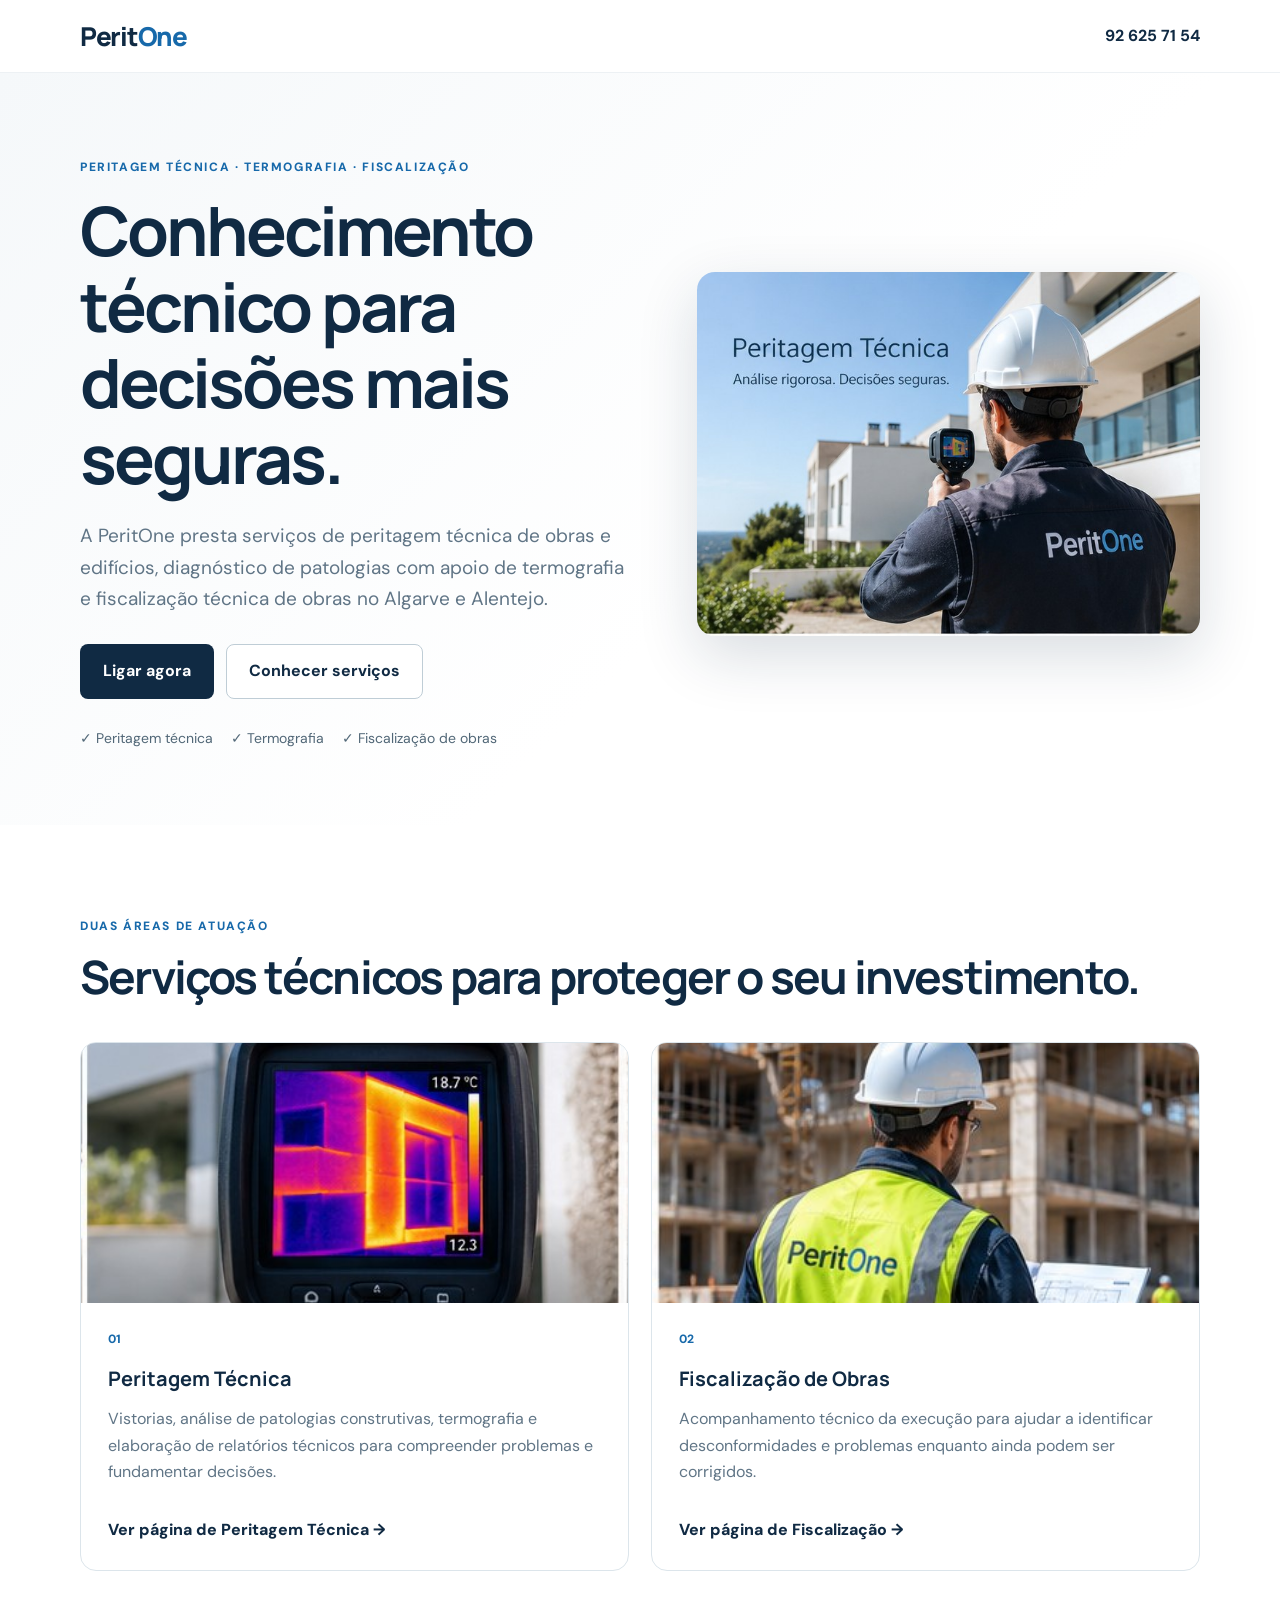
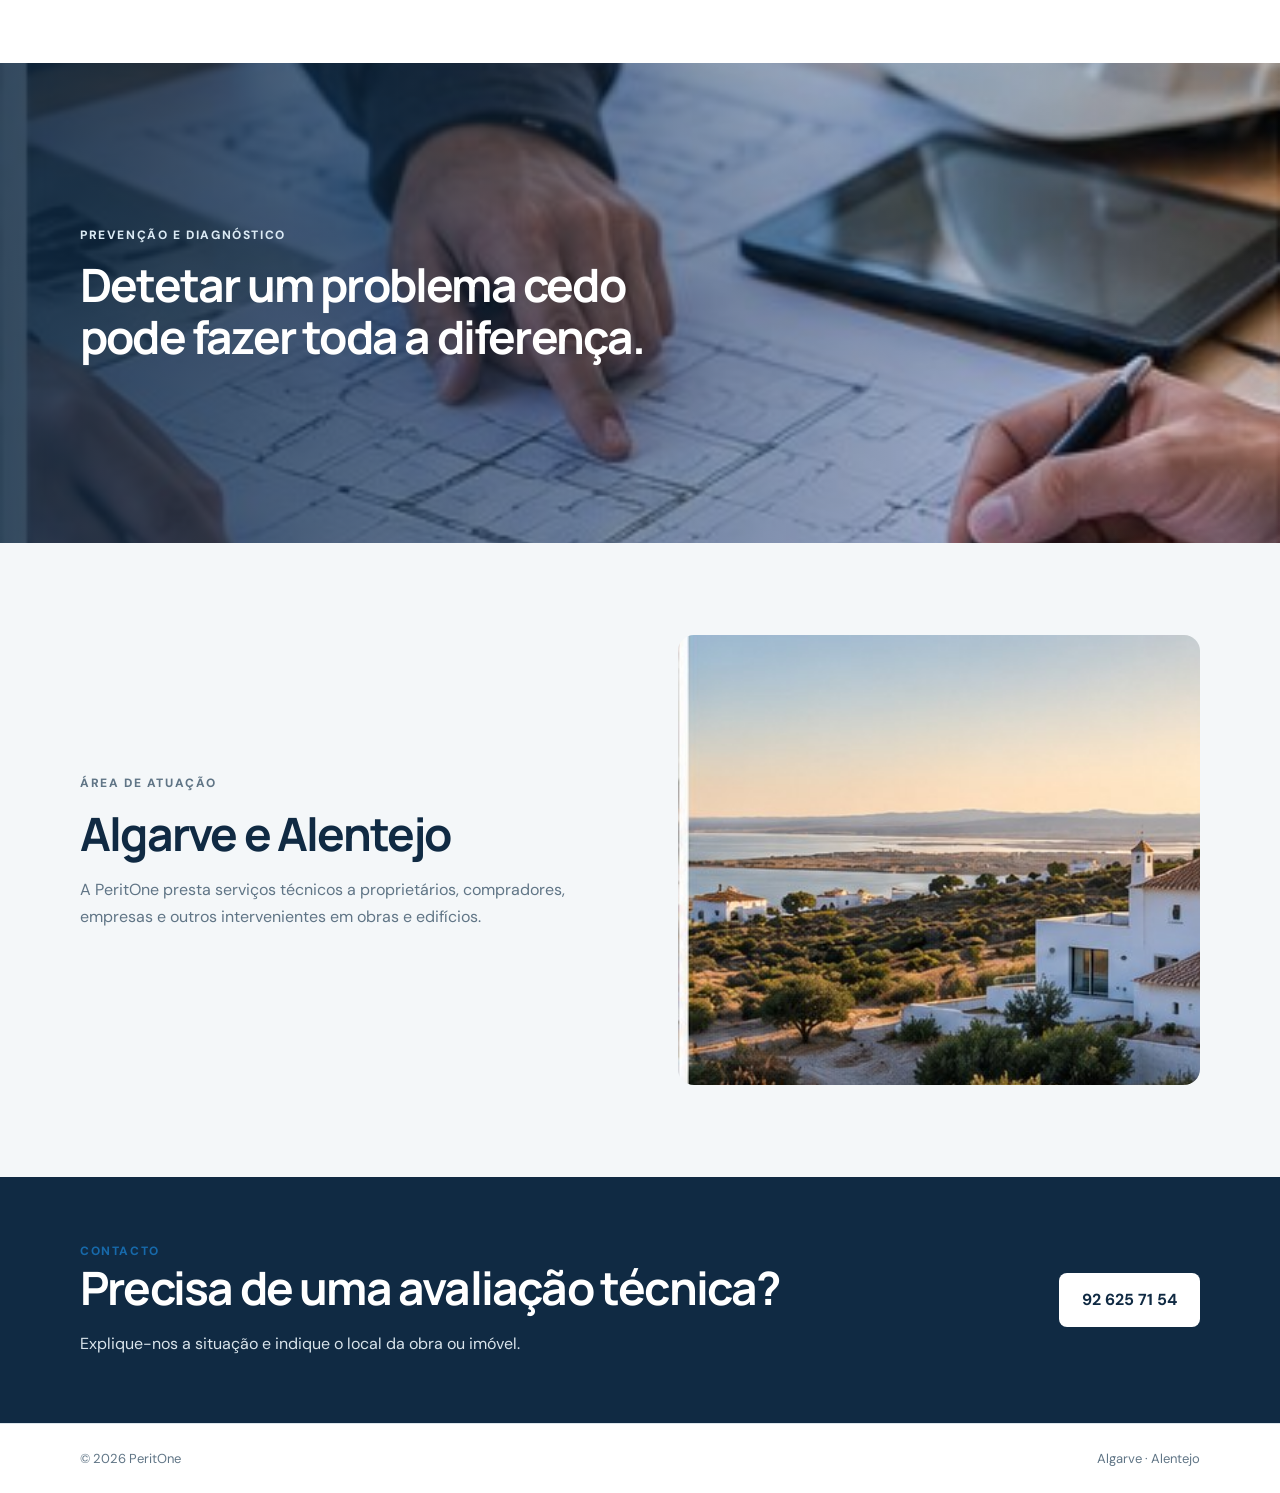
<file: index.html>
<!doctype html>
<html lang="pt-PT">
<head>
  <meta charset="utf-8">
  <meta name="viewport" content="width=device-width, initial-scale=1">
  <title>PeritOne | Peritagem Técnica e Fiscalização de Obras</title>
  <meta name="description" content="PeritOne — Peritagem técnica, termografia e fiscalização de obras e edifícios no Algarve e Alentejo.">
  <meta name="theme-color" content="#102a43">
  <meta property="og:title" content="PeritOne | Peritagem Técnica e Fiscalização de Obras">
  <meta property="og:description" content="Peritagem técnica, termografia e fiscalização de obras no Algarve e Alentejo.">
  <meta property="og:type" content="website">
  <link rel="stylesheet" href="style.css">
  <script type="application/ld+json">
  {
    "@context":"https://schema.org",
    "@type":"ProfessionalService",
    "name":"PeritOne",
    "telephone":"+351926257154",
    "areaServed":["Algarve","Alentejo"],
    "description":"Peritagem técnica, termografia e fiscalização de obras e edifícios."
  }
  </script>
</head>
<body>
<header class="site-header">
  <div class="container nav">
    <a class="brand" href="index.html">Perit<span>One</span></a>
    <a class="nav-phone" href="tel:+351926257154">92 625 71 54</a>
  </div>
</header>

<main>
  <section class="hero">
    <div class="container hero-grid">
      <div>
        <p class="eyebrow">PERITAGEM TÉCNICA · TERMOGRAFIA · FISCALIZAÇÃO</p>
        <h1>Conhecimento técnico para decisões mais seguras.</h1>
        <p class="lead">A PeritOne presta serviços de peritagem técnica de obras e edifícios, diagnóstico de patologias com apoio de termografia e fiscalização técnica de obras no Algarve e Alentejo.</p>
        <div class="actions">
          <a class="button primary" href="tel:+351926257154">Ligar agora</a>
          <a class="button secondary" href="#servicos">Conhecer serviços</a>
        </div>
        <div class="trust">
          <span>✓ Peritagem técnica</span>
          <span>✓ Termografia</span>
          <span>✓ Fiscalização de obras</span>
        </div>
      </div>
      <div class="hero-image">
        <img src="assets/hero-inspecao.jpg" alt="Técnico da PeritOne a realizar uma inspeção técnica a um edifício">
      </div>
    </div>
  </section>

  <section id="servicos" class="section">
    <div class="container">
      <p class="eyebrow">DUAS ÁREAS DE ATUAÇÃO</p>
      <h2>Serviços técnicos para proteger o seu investimento.</h2>
      <div class="service-columns">
        <article class="service-feature">
          <img src="assets/termografia.jpg" alt="Análise termográfica de uma parede de edifício">
          <div class="service-content">
            <span class="number">01</span>
            <h3>Peritagem Técnica</h3>
            <p>Vistorias, análise de patologias construtivas, termografia e elaboração de relatórios técnicos para compreender problemas e fundamentar decisões.</p>
            <a class="text-link" href="peritagem.html">Ver página de Peritagem Técnica →</a>
          </div>
        </article>
        <article class="service-feature">
          <img src="assets/fiscalizacao.jpg" alt="Técnico a acompanhar uma obra e a consultar documentação">
          <div class="service-content">
            <span class="number">02</span>
            <h3>Fiscalização de Obras</h3>
            <p>Acompanhamento técnico da execução para ajudar a identificar desconformidades e problemas enquanto ainda podem ser corrigidos.</p>
            <a class="text-link" href="fiscalizacao.html">Ver página de Fiscalização →</a>
          </div>
        </article>
      </div>
    </div>
  </section>

  <section class="image-band">
    <img src="assets/projeto-obra.jpg" alt="Comparação entre projeto e execução de uma obra">
    <div class="image-band-overlay">
      <div class="container">
        <p class="eyebrow">PREVENÇÃO E DIAGNÓSTICO</p>
        <h2>Detetar um problema cedo pode fazer toda a diferença.</h2>
      </div>
    </div>
  </section>

  <section class="section soft">
    <div class="container two-col">
      <div>
        <p class="eyebrow">ÁREA DE ATUAÇÃO</p>
        <h2>Algarve e Alentejo</h2>
        <p>A PeritOne presta serviços técnicos a proprietários, compradores, empresas e outros intervenientes em obras e edifícios.</p>
      </div>
      <img class="rounded-image" src="assets/algarve-alentejo.jpg" alt="Paisagem arquitetónica do sul de Portugal">
    </div>
  </section>

  <section class="contact">
    <div class="container contact-inner">
      <div>
        <p class="eyebrow">CONTACTO</p>
        <h2>Precisa de uma avaliação técnica?</h2>
        <p>Explique-nos a situação e indique o local da obra ou imóvel.</p>
      </div>
      <a class="button light" href="tel:+351926257154">92 625 71 54</a>
    </div>
  </section>
</main>

<footer>
  <div class="container footer-inner">
    <span>© <span id="year"></span> PeritOne</span>
    <span>Algarve · Alentejo</span>
  </div>
</footer>
<script src="script.js"></script>
</body>
</html>
</file>
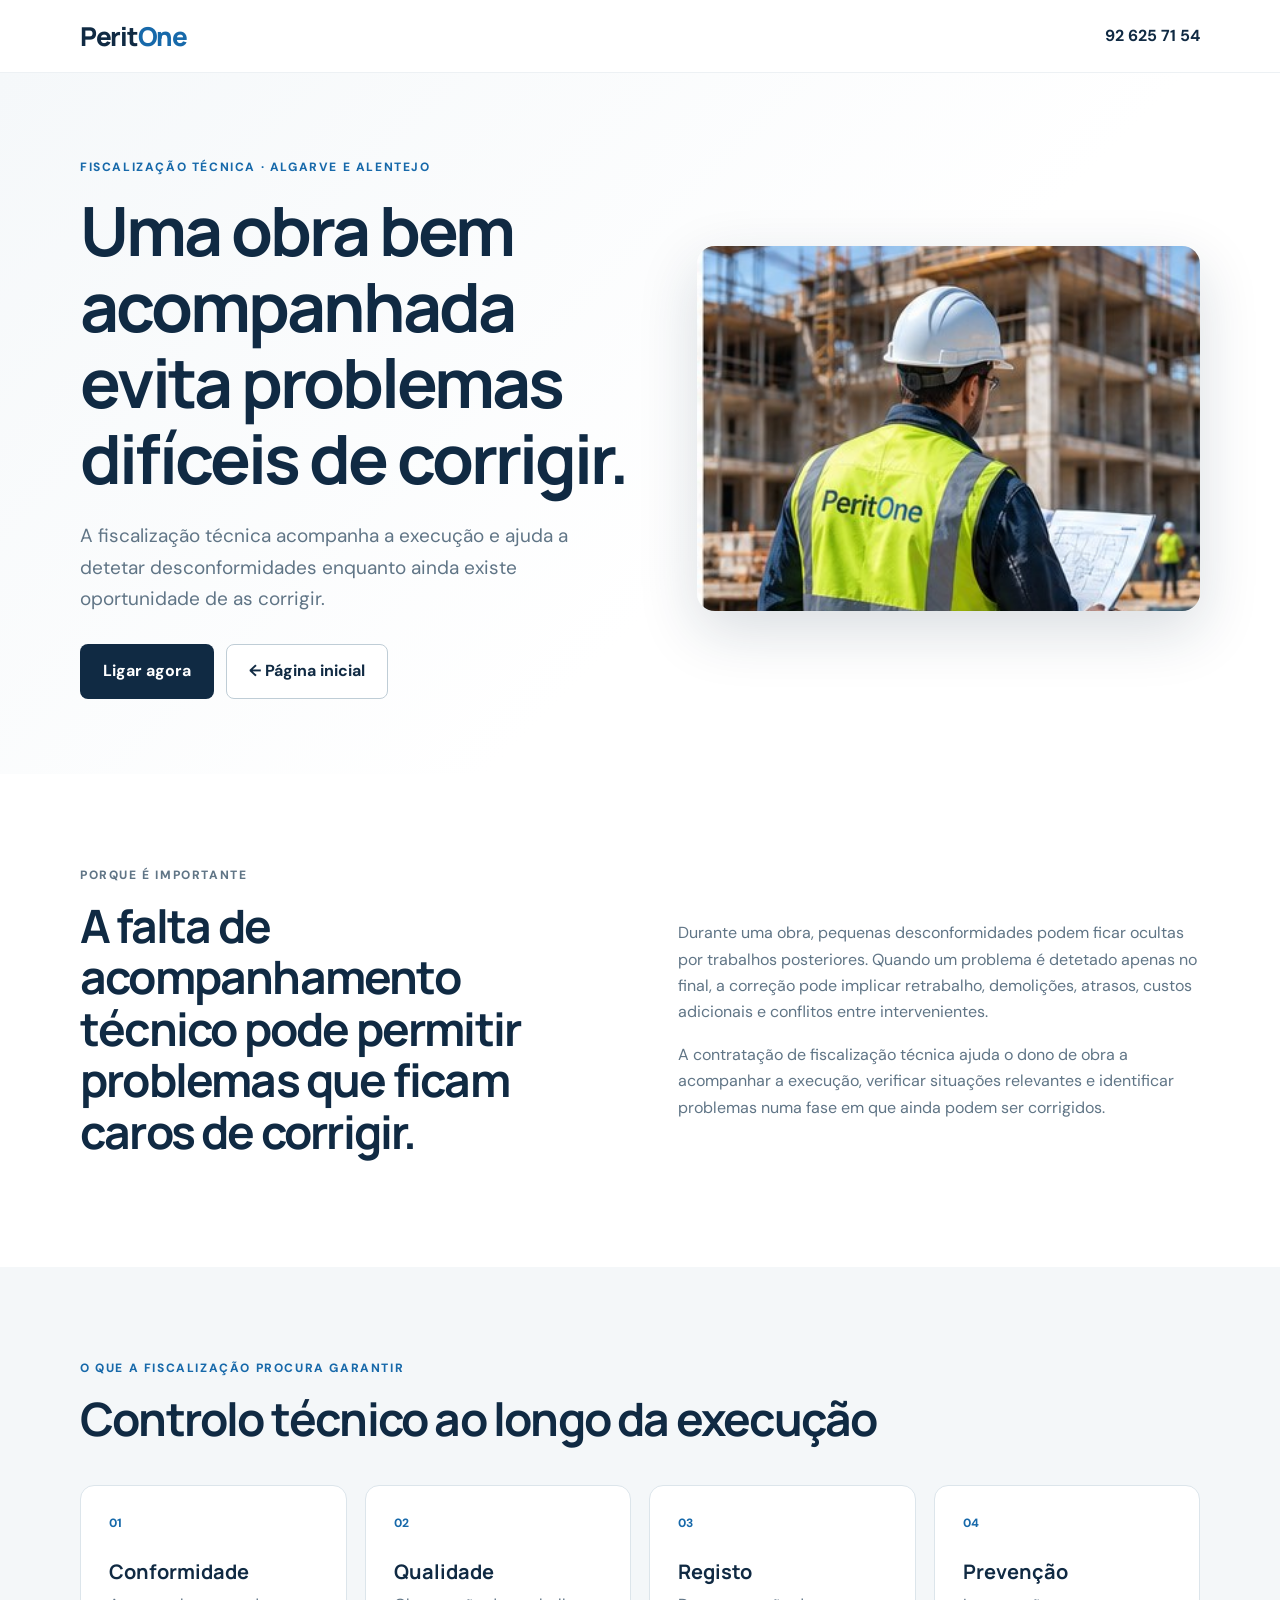
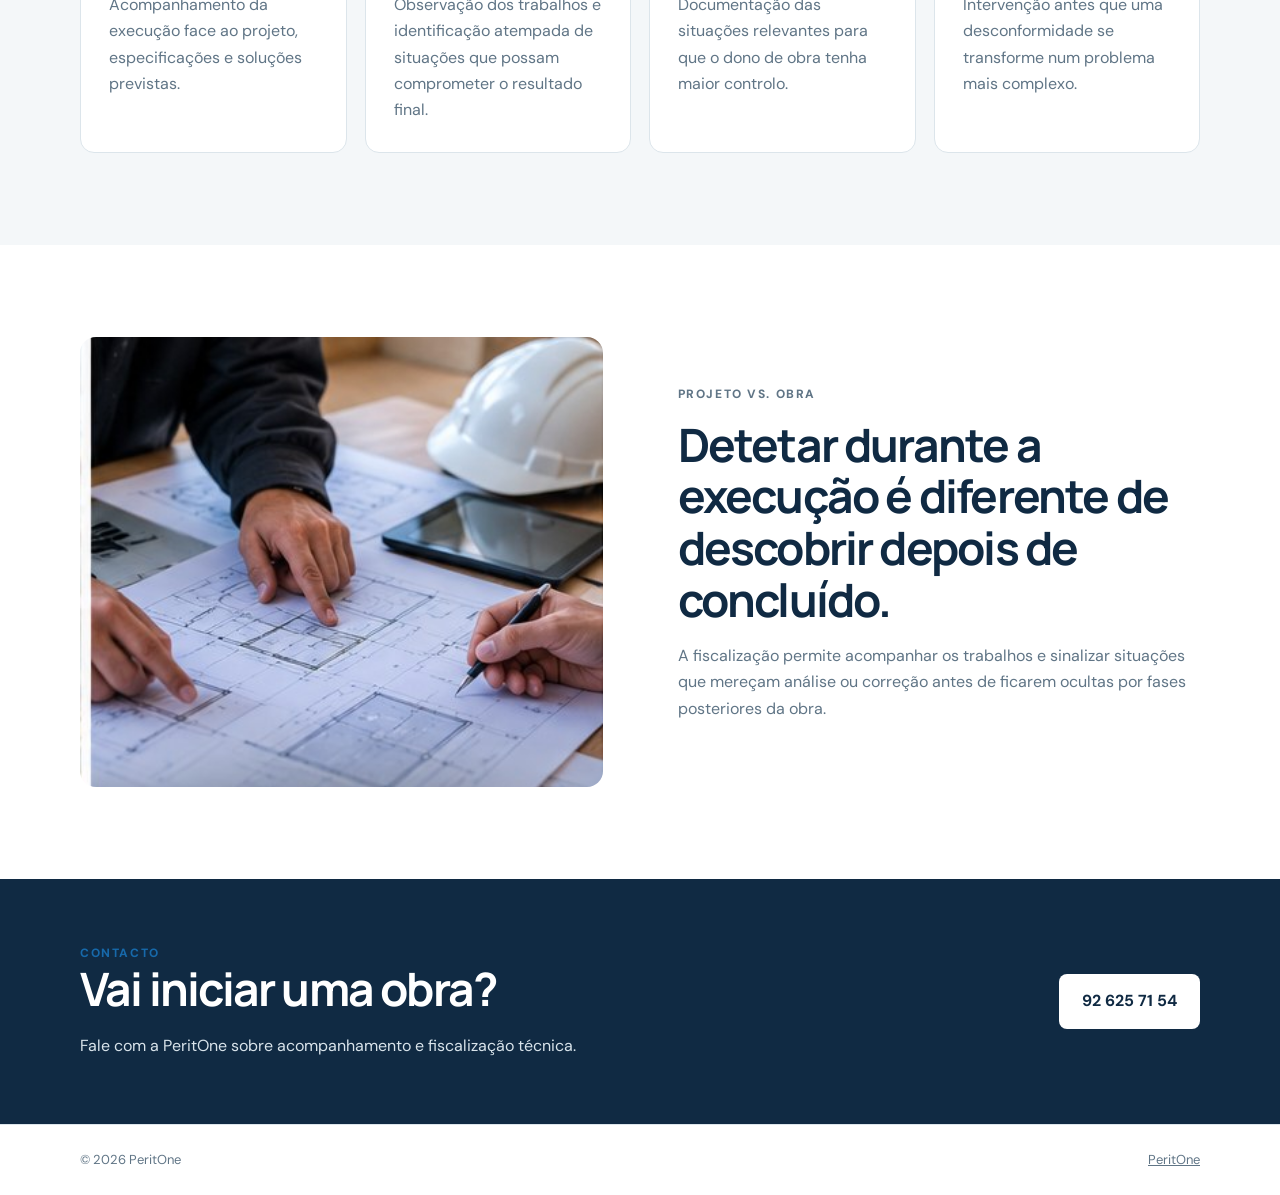
<file: fiscalizacao.html>
<!doctype html>
<html lang="pt-PT">
<head>
  <meta charset="utf-8">
  <meta name="viewport" content="width=device-width, initial-scale=1">
  <title>Fiscalização de Obras | PeritOne</title>
  <meta name="description" content="Fiscalização técnica de obras no Algarve e Alentejo. Acompanhamento da execução, controlo de conformidade e prevenção de desconformidades.">
  <meta name="theme-color" content="#102a43">
  <link rel="stylesheet" href="style.css">
</head>
<body>
<header class="site-header">
  <div class="container nav">
    <a class="brand" href="index.html">Perit<span>One</span></a>
    <a class="nav-phone" href="tel:+351926257154">92 625 71 54</a>
  </div>
</header>
<main>
  <section class="hero">
    <div class="container hero-grid">
      <div>
        <p class="eyebrow">FISCALIZAÇÃO TÉCNICA · ALGARVE E ALENTEJO</p>
        <h1>Uma obra bem acompanhada evita problemas difíceis de corrigir.</h1>
        <p class="lead">A fiscalização técnica acompanha a execução e ajuda a detetar desconformidades enquanto ainda existe oportunidade de as corrigir.</p>
        <div class="actions">
          <a class="button primary" href="tel:+351926257154">Ligar agora</a>
          <a class="button secondary" href="index.html">← Página inicial</a>
        </div>
      </div>
      <div class="hero-image"><img src="assets/fiscalizacao.jpg" alt="Técnico a acompanhar uma obra com documentação técnica"></div>
    </div>
  </section>

  <section class="section">
    <div class="container two-col">
      <div><p class="eyebrow">PORQUE É IMPORTANTE</p><h2>A falta de acompanhamento técnico pode permitir problemas que ficam caros de corrigir.</h2></div>
      <div>
        <p>Durante uma obra, pequenas desconformidades podem ficar ocultas por trabalhos posteriores. Quando um problema é detetado apenas no final, a correção pode implicar retrabalho, demolições, atrasos, custos adicionais e conflitos entre intervenientes.</p>
        <p>A contratação de fiscalização técnica ajuda o dono de obra a acompanhar a execução, verificar situações relevantes e identificar problemas numa fase em que ainda podem ser corrigidos.</p>
      </div>
    </div>
  </section>

  <section class="section soft">
    <div class="container">
      <p class="eyebrow">O QUE A FISCALIZAÇÃO PROCURA GARANTIR</p>
      <h2>Controlo técnico ao longo da execução</h2>
      <div class="cards">
        <article><div class="icon">01</div><h3>Conformidade</h3><p>Acompanhamento da execução face ao projeto, especificações e soluções previstas.</p></article>
        <article><div class="icon">02</div><h3>Qualidade</h3><p>Observação dos trabalhos e identificação atempada de situações que possam comprometer o resultado final.</p></article>
        <article><div class="icon">03</div><h3>Registo</h3><p>Documentação das situações relevantes para que o dono de obra tenha maior controlo.</p></article>
        <article><div class="icon">04</div><h3>Prevenção</h3><p>Intervenção antes que uma desconformidade se transforme num problema mais complexo.</p></article>
      </div>
    </div>
  </section>

  <section class="section">
    <div class="container two-col">
      <img class="rounded-image" src="assets/projeto-obra.jpg" alt="Técnicos a comparar projeto e execução de uma obra">
      <div>
        <p class="eyebrow">PROJETO VS. OBRA</p>
        <h2>Detetar durante a execução é diferente de descobrir depois de concluído.</h2>
        <p>A fiscalização permite acompanhar os trabalhos e sinalizar situações que mereçam análise ou correção antes de ficarem ocultas por fases posteriores da obra.</p>
      </div>
    </div>
  </section>

  <section class="contact">
    <div class="container contact-inner">
      <div><p class="eyebrow">CONTACTO</p><h2>Vai iniciar uma obra?</h2><p>Fale com a PeritOne sobre acompanhamento e fiscalização técnica.</p></div>
      <a class="button light" href="tel:+351926257154">92 625 71 54</a>
    </div>
  </section>
</main>
<footer><div class="container footer-inner"><span>© <span id="year"></span> PeritOne</span><a href="index.html">PeritOne</a></div></footer>
<script src="script.js"></script>
</body>
</html>
</file>
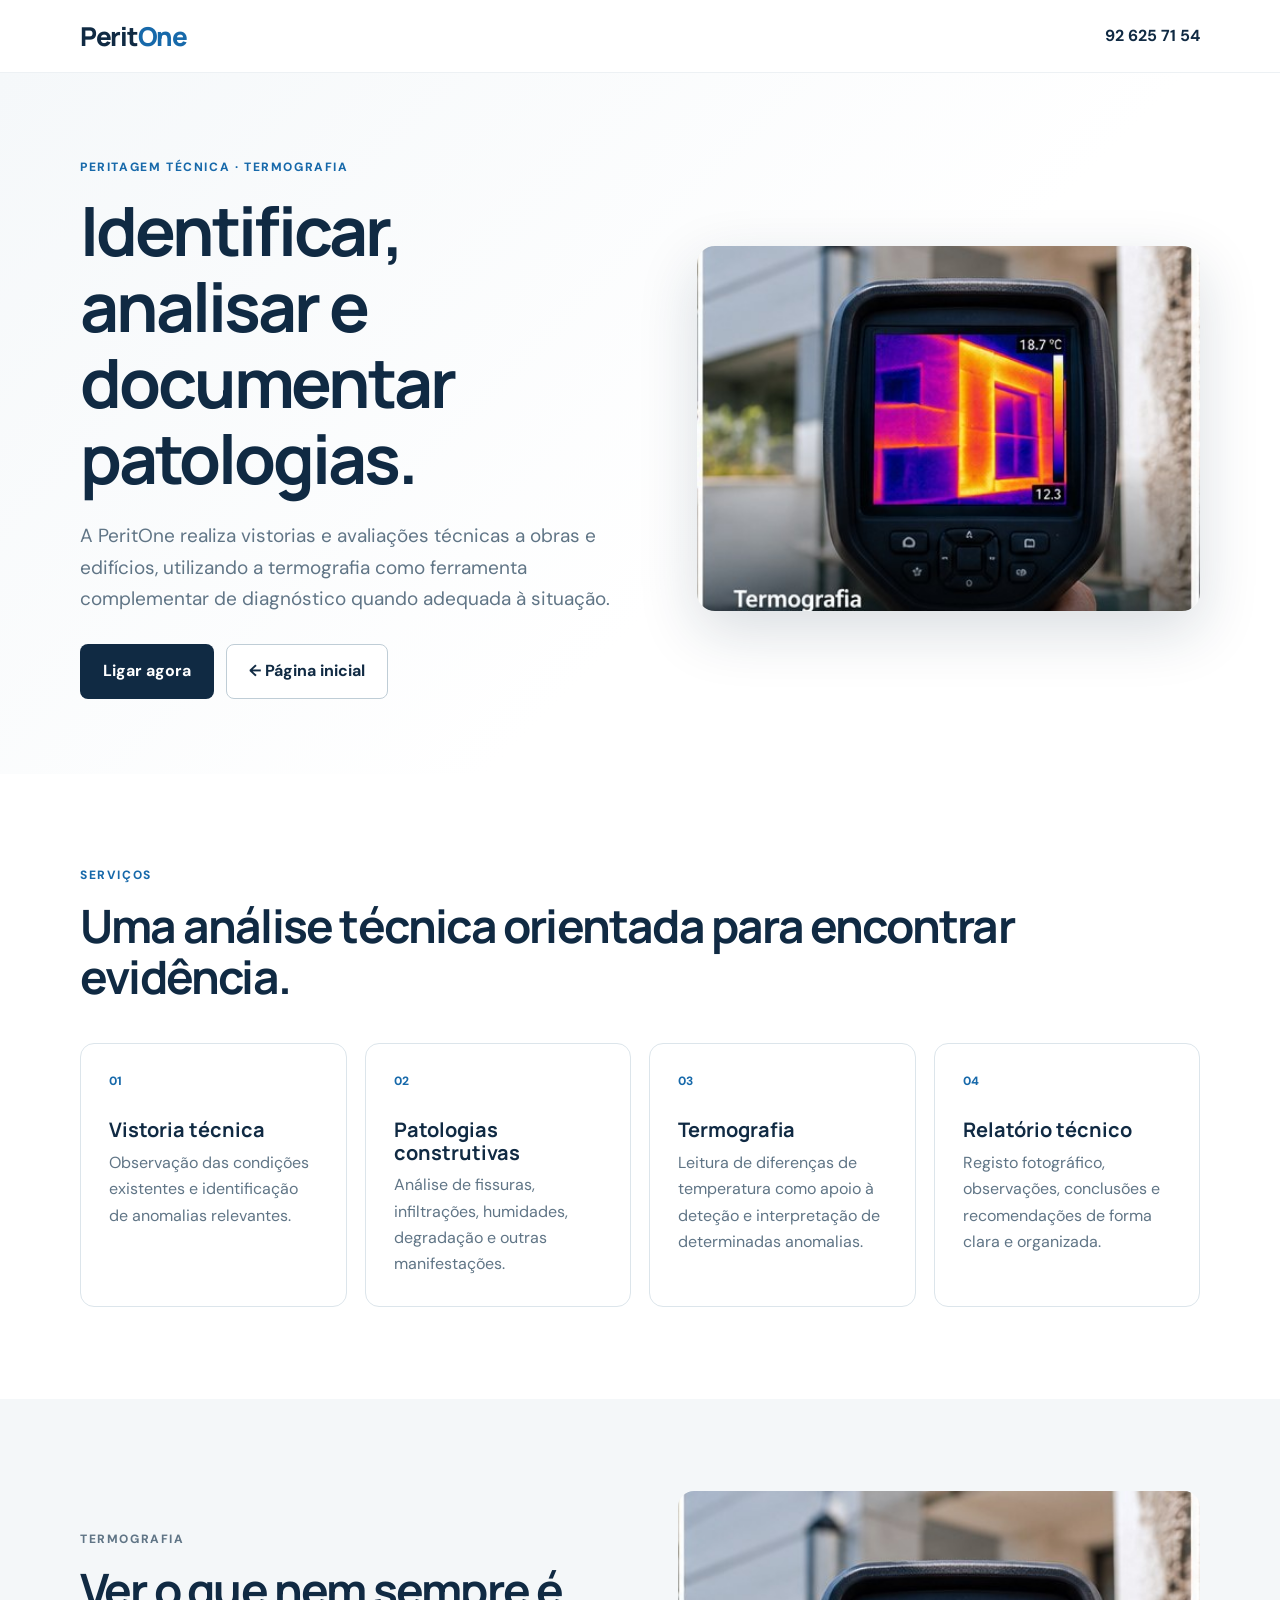
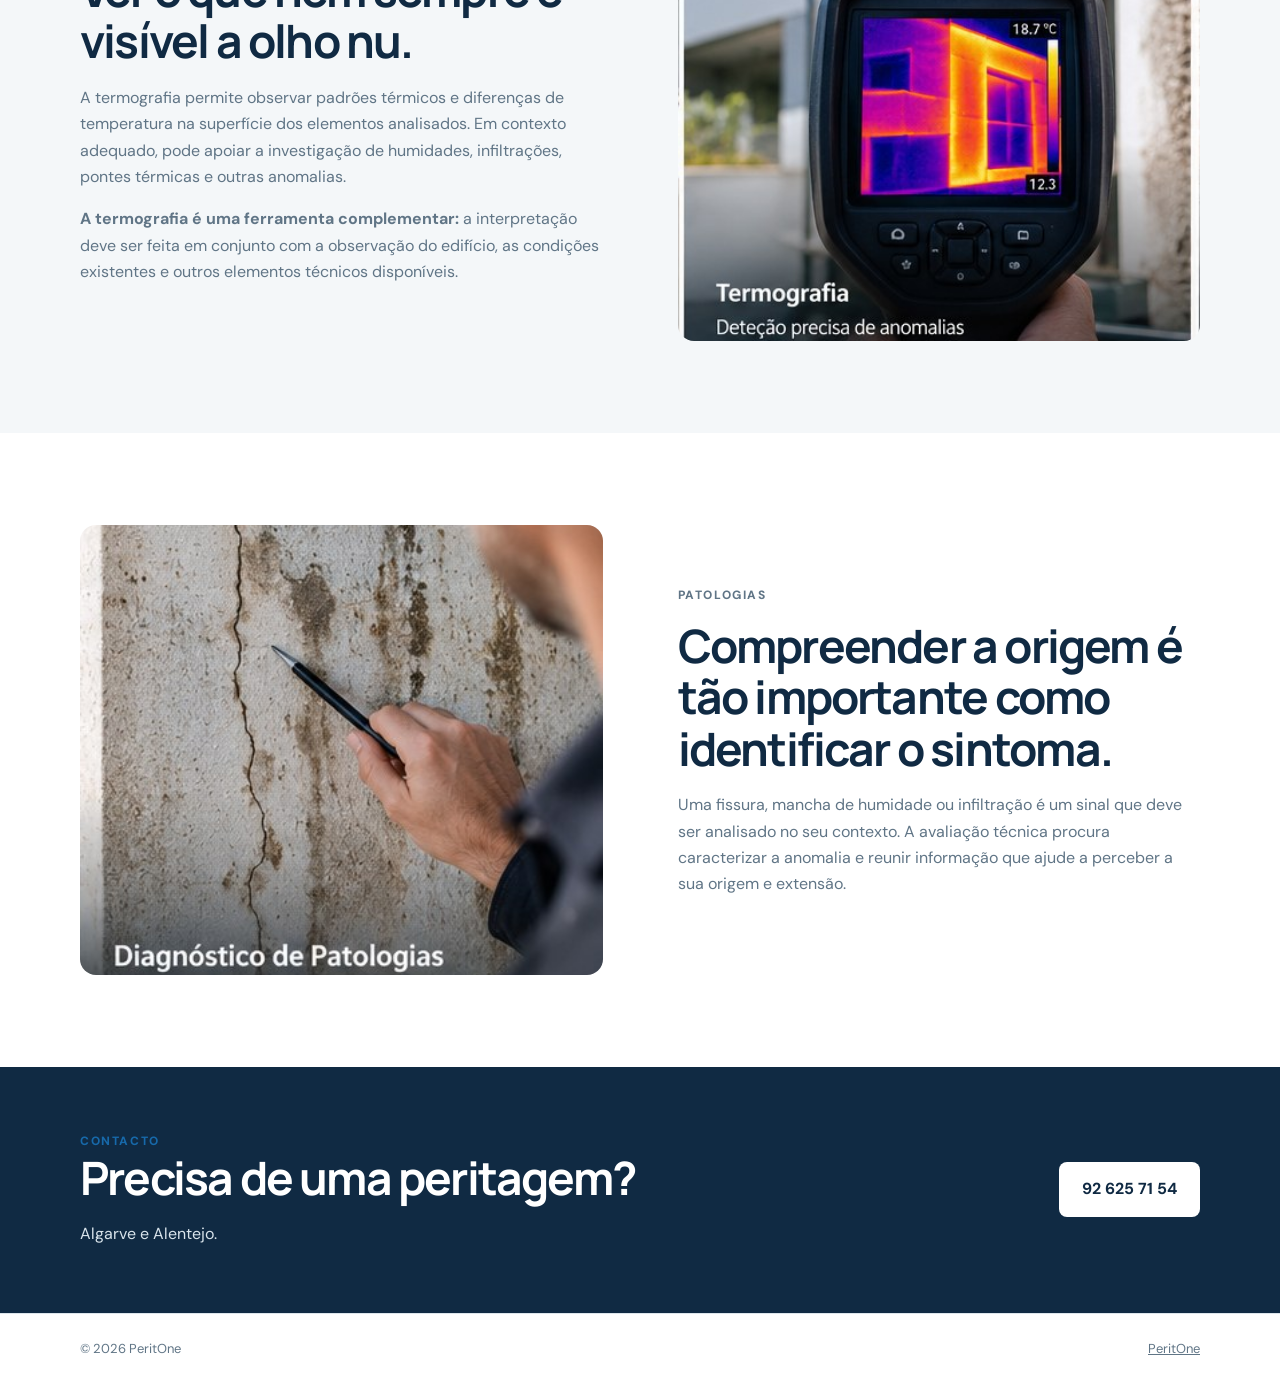
<file: peritagem.html>
<!doctype html>
<html lang="pt-PT">
<head>
  <meta charset="utf-8">
  <meta name="viewport" content="width=device-width, initial-scale=1">
  <title>Peritagem Técnica e Termografia | PeritOne</title>
  <meta name="description" content="Peritagem técnica de obras e edifícios com apoio de termografia no Algarve e Alentejo. Diagnóstico de patologias, vistorias e relatórios técnicos.">
  <meta name="theme-color" content="#102a43">
  <link rel="stylesheet" href="style.css">
</head>
<body>
<header class="site-header">
  <div class="container nav">
    <a class="brand" href="index.html">Perit<span>One</span></a>
    <a class="nav-phone" href="tel:+351926257154">92 625 71 54</a>
  </div>
</header>
<main>
  <section class="hero">
    <div class="container hero-grid">
      <div>
        <p class="eyebrow">PERITAGEM TÉCNICA · TERMOGRAFIA</p>
        <h1>Identificar, analisar e documentar patologias.</h1>
        <p class="lead">A PeritOne realiza vistorias e avaliações técnicas a obras e edifícios, utilizando a termografia como ferramenta complementar de diagnóstico quando adequada à situação.</p>
        <div class="actions">
          <a class="button primary" href="tel:+351926257154">Ligar agora</a>
          <a class="button secondary" href="index.html">← Página inicial</a>
        </div>
      </div>
      <div class="hero-image"><img src="assets/termografia.jpg" alt="Câmara termográfica utilizada na análise de um edifício"></div>
    </div>
  </section>

  <section class="section">
    <div class="container">
      <p class="eyebrow">SERVIÇOS</p>
      <h2>Uma análise técnica orientada para encontrar evidência.</h2>
      <div class="cards">
        <article><div class="icon">01</div><h3>Vistoria técnica</h3><p>Observação das condições existentes e identificação de anomalias relevantes.</p></article>
        <article><div class="icon">02</div><h3>Patologias construtivas</h3><p>Análise de fissuras, infiltrações, humidades, degradação e outras manifestações.</p></article>
        <article><div class="icon">03</div><h3>Termografia</h3><p>Leitura de diferenças de temperatura como apoio à deteção e interpretação de determinadas anomalias.</p></article>
        <article><div class="icon">04</div><h3>Relatório técnico</h3><p>Registo fotográfico, observações, conclusões e recomendações de forma clara e organizada.</p></article>
      </div>
    </div>
  </section>

  <section class="section soft">
    <div class="container two-col">
      <div>
        <p class="eyebrow">TERMOGRAFIA</p>
        <h2>Ver o que nem sempre é visível a olho nu.</h2>
        <p>A termografia permite observar padrões térmicos e diferenças de temperatura na superfície dos elementos analisados. Em contexto adequado, pode apoiar a investigação de humidades, infiltrações, pontes térmicas e outras anomalias.</p>
        <p><strong>A termografia é uma ferramenta complementar:</strong> a interpretação deve ser feita em conjunto com a observação do edifício, as condições existentes e outros elementos técnicos disponíveis.</p>
      </div>
      <img class="rounded-image" src="assets/termografia.jpg" alt="Imagem de câmara termográfica durante inspeção">
    </div>
  </section>

  <section class="section">
    <div class="container two-col">
      <img class="rounded-image" src="assets/patologias.jpg" alt="Análise de fissura e patologia numa parede">
      <div>
        <p class="eyebrow">PATOLOGIAS</p>
        <h2>Compreender a origem é tão importante como identificar o sintoma.</h2>
        <p>Uma fissura, mancha de humidade ou infiltração é um sinal que deve ser analisado no seu contexto. A avaliação técnica procura caracterizar a anomalia e reunir informação que ajude a perceber a sua origem e extensão.</p>
      </div>
    </div>
  </section>

  <section class="contact">
    <div class="container contact-inner">
      <div><p class="eyebrow">CONTACTO</p><h2>Precisa de uma peritagem?</h2><p>Algarve e Alentejo.</p></div>
      <a class="button light" href="tel:+351926257154">92 625 71 54</a>
    </div>
  </section>
</main>
<footer><div class="container footer-inner"><span>© <span id="year"></span> PeritOne</span><a href="index.html">PeritOne</a></div></footer>
<script src="script.js"></script>
</body>
</html>
</file>
<file: style.css>
@import url('https://fonts.googleapis.com/css2?family=DM+Sans:wght@400;500;600;700&family=Manrope:wght@600;700;800&display=swap');
:root{--navy:#102a43;--blue:#1769aa;--ink:#172b3a;--muted:#607586;--line:#dce5eb;--soft:#f4f7f9;--white:#fff}
*{box-sizing:border-box}html{scroll-behavior:smooth}body{margin:0;color:var(--ink);font-family:"DM Sans",Arial,sans-serif;line-height:1.65;background:#fff}.container{width:min(1120px,92%);margin:auto}
.site-header{position:sticky;top:0;z-index:10;background:rgba(255,255,255,.95);backdrop-filter:blur(10px);border-bottom:1px solid #edf1f4}.nav{height:72px;display:flex;align-items:center;justify-content:space-between}.brand{font:800 26px "Manrope",sans-serif;color:var(--navy);text-decoration:none;letter-spacing:-1.3px}.brand span{color:var(--blue)}.nav-phone{color:var(--navy);font-weight:700;text-decoration:none}
.hero{background:linear-gradient(135deg,#f5f8fa 0%,#fff 60%);padding:85px 0 75px}.hero-grid{display:grid;grid-template-columns:1.05fr .95fr;gap:60px;align-items:center}.eyebrow{margin:0 0 14px;color:var(--blue);font-size:12px;font-weight:800;letter-spacing:1.6px}
h1,h2,h3{font-family:"Manrope",sans-serif;line-height:1.12;color:var(--navy);margin-top:0}h1{font-size:clamp(42px,5.6vw,68px);letter-spacing:-3px;margin-bottom:24px}h2{font-size:clamp(30px,4vw,46px);letter-spacing:-1.8px;margin-bottom:18px}h3{font-size:20px;margin-bottom:8px}.lead{font-size:19px;color:var(--muted);max-width:700px;margin-bottom:30px}
.actions{display:flex;gap:12px;flex-wrap:wrap}.button{display:inline-block;padding:13px 22px;border-radius:8px;text-decoration:none;font-weight:700;border:1px solid transparent}.primary{background:var(--navy);color:#fff}.secondary{background:#fff;color:var(--navy);border-color:#bfcdd6}.light{background:#fff;color:var(--navy)}
.trust{display:flex;gap:18px;flex-wrap:wrap;margin-top:28px;color:#516777;font-size:14px}.hero-image img{display:block;width:100%;aspect-ratio:1.38/1;object-fit:cover;border-radius:18px;box-shadow:0 20px 60px rgba(16,42,67,.16)}
.section{padding:92px 0}.soft{background:var(--soft)}.service-columns{display:grid;grid-template-columns:1fr 1fr;gap:22px;margin-top:40px}.service-feature{border:1px solid var(--line);border-radius:16px;overflow:hidden;background:#fff}.service-feature img{display:block;width:100%;height:260px;object-fit:cover}.service-content{padding:27px}.number,.icon{font-size:12px;font-weight:800;color:var(--blue)}.number{display:block;margin-bottom:18px}.service-content p,.two-col p{color:var(--muted)}.text-link{display:inline-block;margin-top:15px;color:var(--navy);font-weight:800;text-decoration:none}
.image-band{height:480px;position:relative;overflow:hidden}.image-band>img{width:100%;height:100%;object-fit:cover;object-position:center}.image-band-overlay{position:absolute;inset:0;background:linear-gradient(90deg,rgba(16,42,67,.85),rgba(16,42,67,.05));display:flex;align-items:center}.image-band h2{color:#fff;max-width:650px}.image-band .eyebrow{color:#dbeaf4}
.two-col{display:grid;grid-template-columns:1fr 1fr;gap:75px;align-items:center}.rounded-image{display:block;width:100%;border-radius:16px;max-height:450px;object-fit:cover}.cards{display:grid;grid-template-columns:repeat(4,1fr);gap:18px;margin-top:40px}.cards article{border:1px solid var(--line);border-radius:14px;padding:28px;background:#fff}.cards .icon{margin-bottom:28px}.cards p{color:var(--muted);margin:0}
.contact{background:var(--navy);color:#d9e4eb;padding:65px 0}.contact-inner{display:flex;align-items:center;justify-content:space-between;gap:30px}.contact h2{color:#fff}.contact p{margin-bottom:0}
footer{border-top:1px solid var(--line);padding:24px 0;color:var(--muted);font-size:13px}.footer-inner{display:flex;justify-content:space-between;gap:20px}.footer-inner a{color:var(--muted)}
@media(max-width:850px){.hero{padding:65px 0}.hero-grid,.two-col,.service-columns{grid-template-columns:1fr;gap:38px}.cards{grid-template-columns:1fr 1fr}.image-band{height:390px}h1{letter-spacing:-2px}}
@media(max-width:560px){.nav{height:64px}.nav-phone{font-size:14px}.section{padding:68px 0}.cards{grid-template-columns:1fr}.contact-inner{align-items:flex-start;flex-direction:column}.footer-inner{flex-direction:column;gap:5px}.image-band{height:340px}.service-feature img{height:220px}}
</file>
